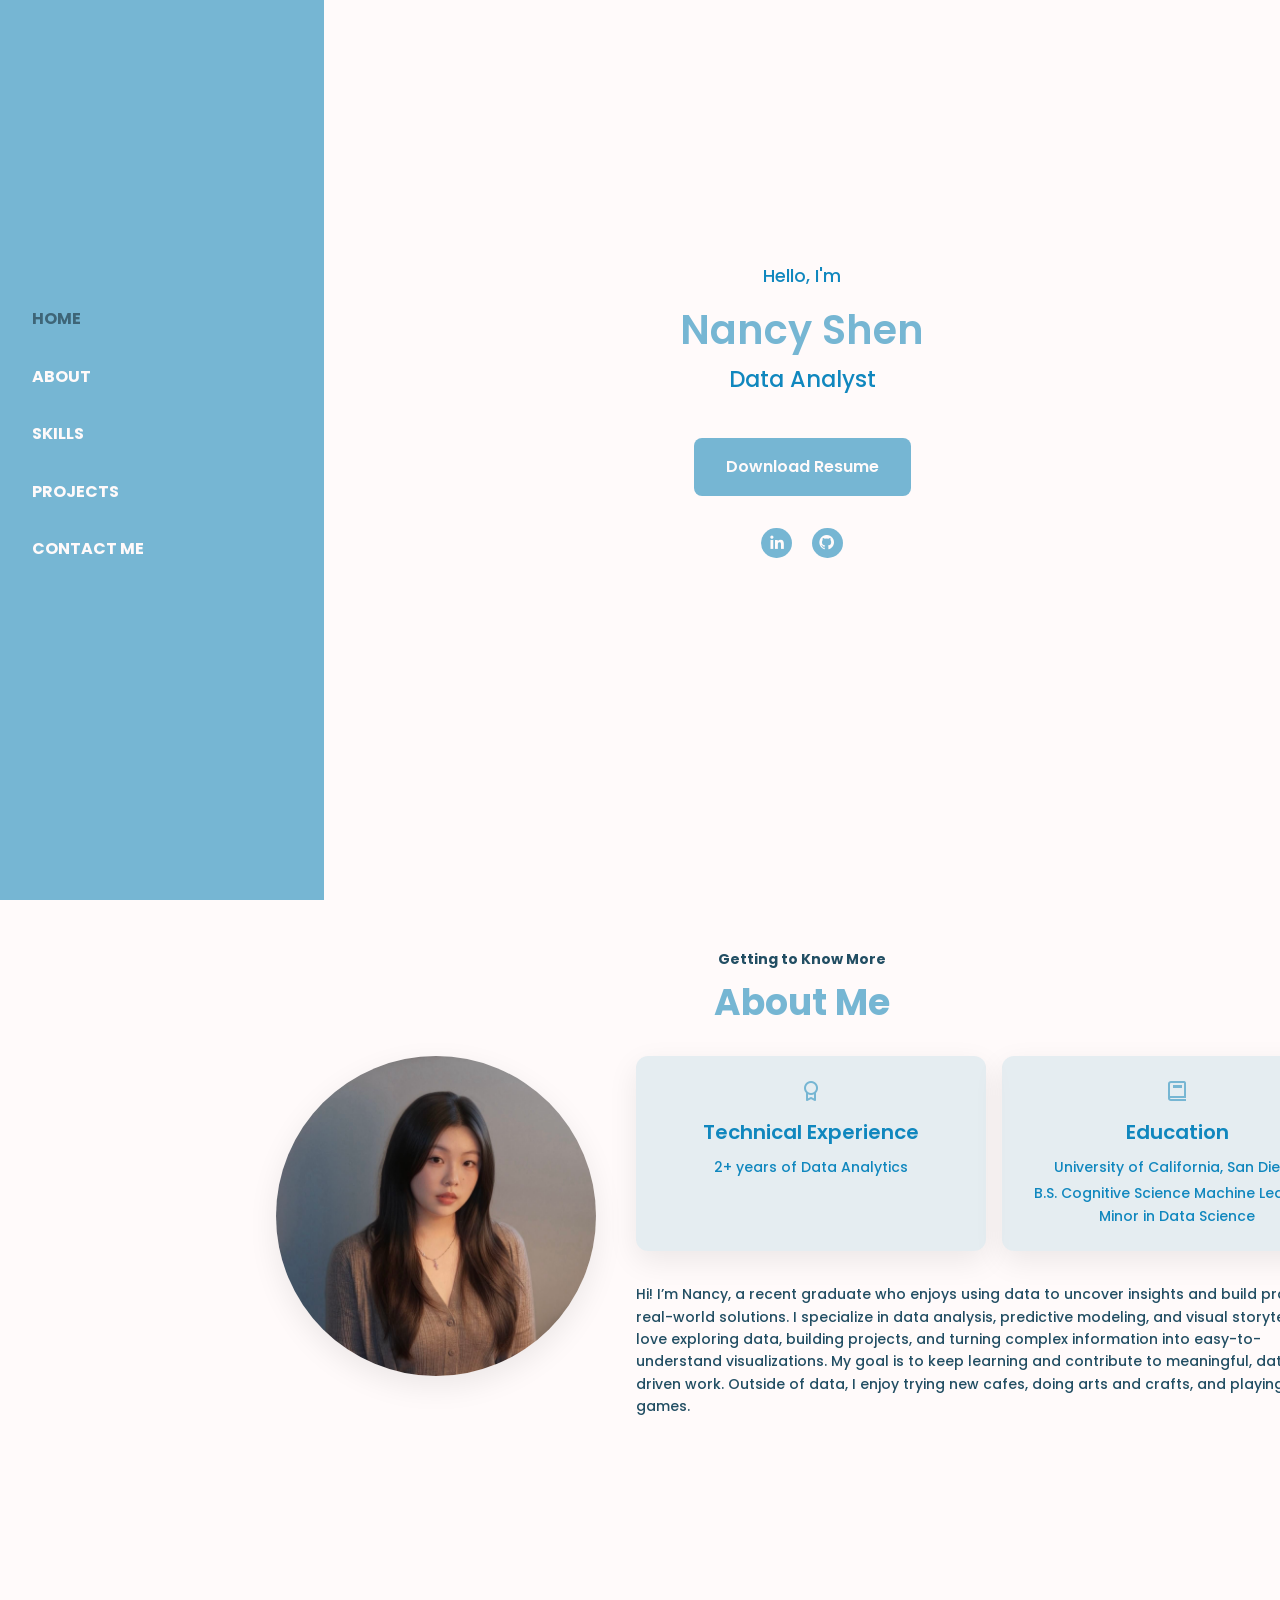
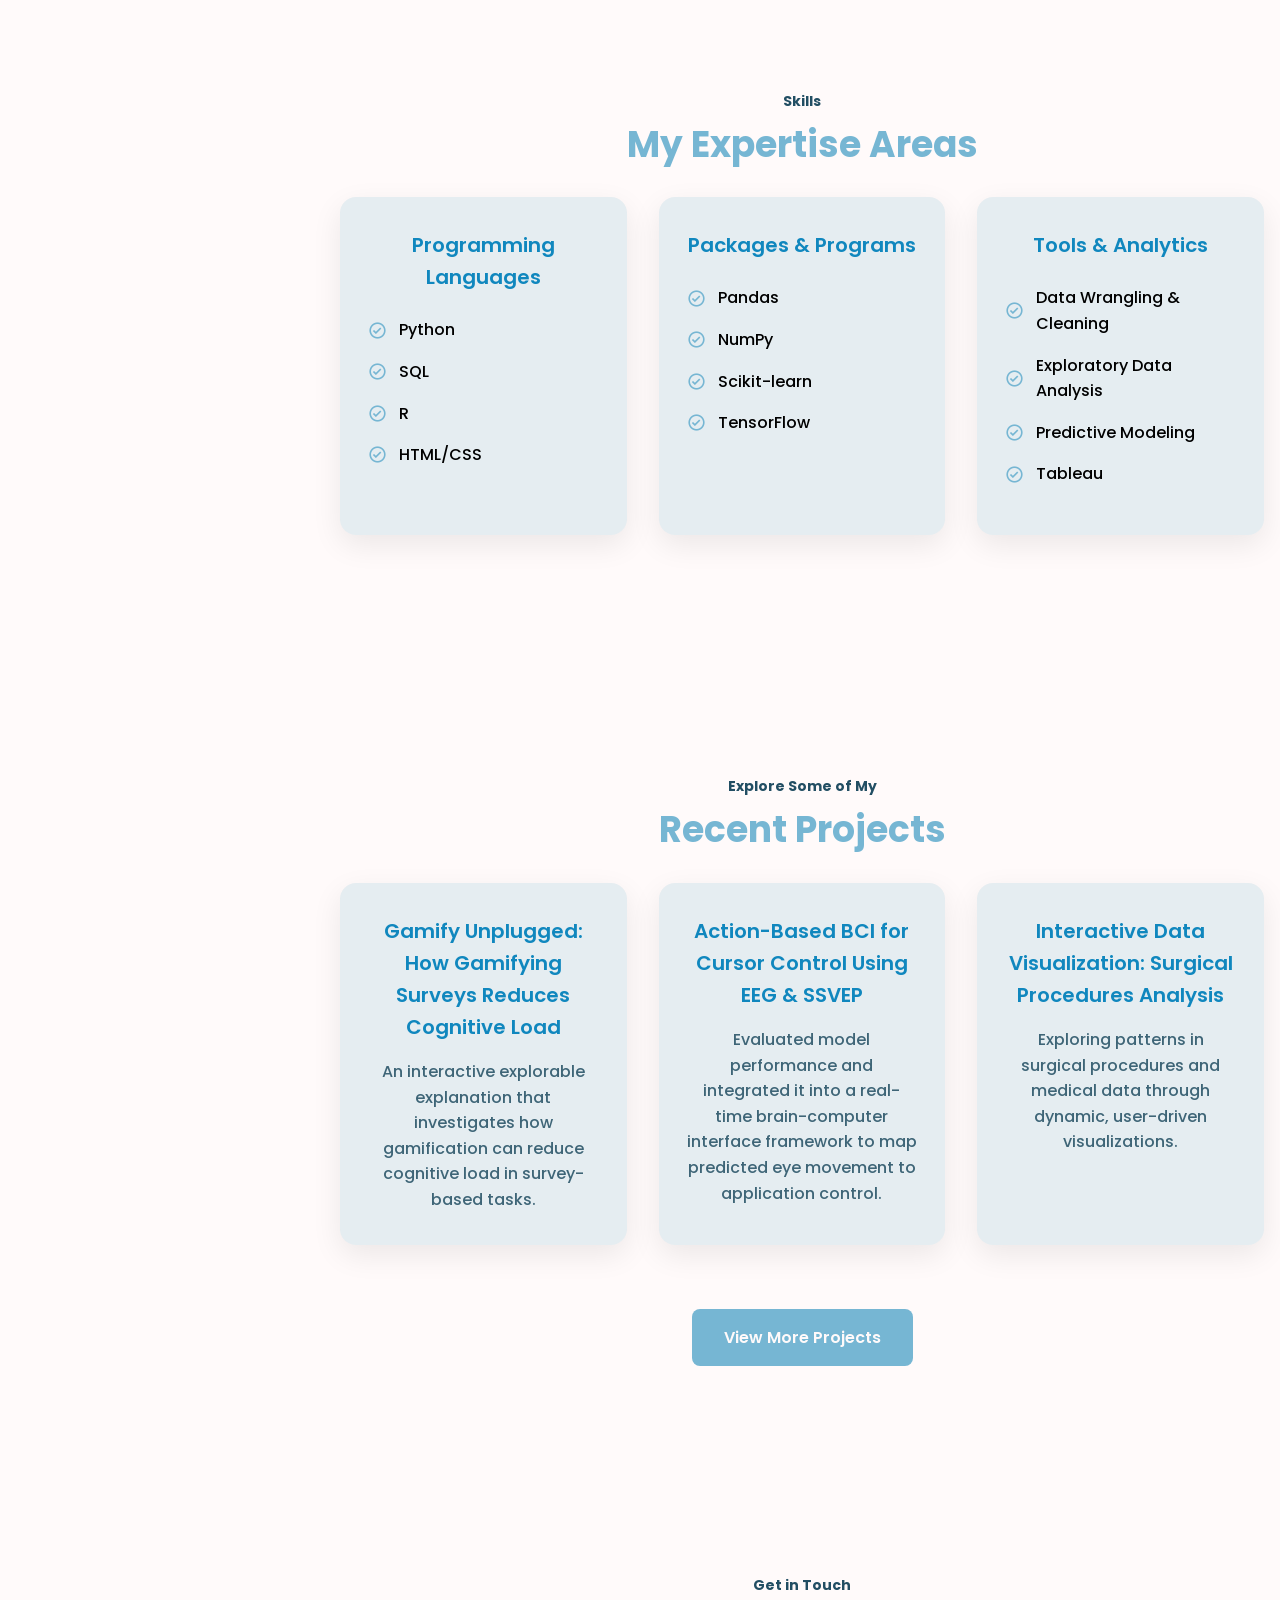
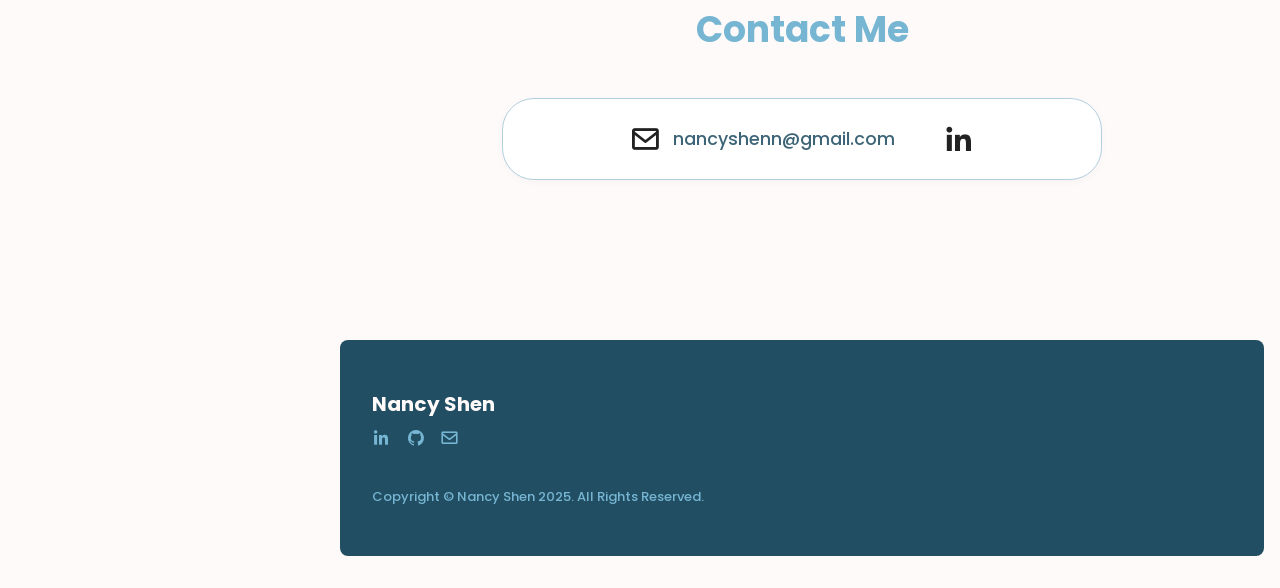
<file: index.html>
<!DOCTYPE html>
<html lang="en">
    <head>
        <meta charset="UTF-8">
        <meta name="viewport" content="width=device-width, initial-scale=1.0">

        <!-- ===== CSS ===== -->
        <link rel="stylesheet" href="assets/css/styles.css">

        <!-- ===== BOX ICONS ===== -->
        <link href='https://cdn.jsdelivr.net/npm/boxicons@2.0.5/css/boxicons.min.css' rel='stylesheet'>

        <title>Personal Portfolio | Nancy Shen</title>
    </head>
    <body>
        <!--===== HEADER =====-->
        <header class="1-header">
            <nav class="nav bd-grid">
                <div class="nav__toggle" id="nav-toggle">
                    <i class='bx bx-menu'></i>
                </div>
                <div>
                    <a href="#" class="nav__logo">Nancy Shen</a>
                </div>

                <div class="nav__menu" id="nav-menu">
                    <div class="nav__close" id="nav-close">
                        <i class="bx bx-x"></i>
                    </div>

                    <ul class="nav__list">
                        <li class="nav__item"><a href="#home" class="nav__link active">Home</a></li>
                        <li class="nav__item"><a href="#about" class="nav__link">About</a></li>
                        <li class="nav__item"><a href="#skills" class="nav__link">Skills</a></li>
                        <li class="nav__item"><a href="#projects" class="nav__link">Projects</a></li>
                        <li class="nav__item"><a href="#contact" class="nav__link">Contact Me</a></li>
                    </ul>
                </div>
            </nav>
        </header>

        <main class="l-main">

            <!--===== HOME =====-->
            <section class="home" id="home">
                <div class="home__container bd-grid">
                     <div class="home__data">

                        <span class="home__intro">Hello, I'm</span>
                        <h1 class="home__title">Nancy Shen</h1>
                        <span class="home__profession">Data Analyst</span>

                        <a download href="assets/Nancy_Shen_Resume.pdf" class="button home__button">Download Resume</a>

                        <div class="home__social">
                            <a href="https://www.linkedin.com/in/nancyyshen/" target="_blank" rel="noreferrer" class="home__social-link"><i class="bx bxl-linkedin"></i></a>
                            <a href="https://github.com/nancyshenn" target="_blank" rel="noreferrer" class="home__social-link"><i class="bx bxl-github"></i></a>
                        </div>
                     </div>
                </div>
            </section>

            <!--===== ABOUT =====-->
            <section class="about section" id="about">
                <span class="section-subtitle"> Getting to Know More </span>
                <h2 class="section-title"> About Me</h2>

                <div class="about__container bd-grid">
                    <div class="about__img">
                        <img src="assets/img/about.jpg" alt="Nancy Shen profile picture">
                    </div>

                    <div class="about__data">
                        <div class="about__cards">
                            <div class="about__card">
                                <i class="bx bx-award"></i>
                                <h3>Technical Experience</h3>
                                <span>2+ years of Data Analytics</span>
                            </div>
                            <div class="about__card">
                                <i class="bx bx-book"></i>
                                <h3>Education</h3>
                                <span class="about__card-university">University of California, San Diego</span>
                                <span class="about__card-subline">B.S. Cognitive Science Machine Learning Minor in Data Science</span>
                            </div>
                        </div>

                        <p class="about__description"> Hi! I’m Nancy, a recent graduate who enjoys using data to uncover insights and build practical, real-world solutions. I specialize in data analysis, predictive modeling, and visual storytelling. I love exploring data, building projects, and turning complex information into easy-to-understand visualizations. My goal is to keep learning and contribute to meaningful, data-driven work. Outside of data, I enjoy trying new cafes, doing arts and crafts, and playing video games. 
                        </p>
                    </div>
                </div>
            </section>

            <!--===== SKILLS =====-->
            <section class="skills section" id="skills">
                <span class="section-subtitle">Skills</span>
                <h2 class="section-title">My Expertise Areas</h2>

                <div class="skills__container bd-grid">
                    <article class="skills__card">
                        <h3 class="skills__card-title">Programming Languages</h3>
                        <ul class="skills__list">
                            <li><i class='bx bx-check-circle'></i> Python</li>
                            <li><i class='bx bx-check-circle'></i> SQL</li>
                            <li><i class='bx bx-check-circle'></i> R</li>
                            <li><i class='bx bx-check-circle'></i> HTML/CSS</li>
                        </ul>
                    </article>
                    
                    <article class="skills__card">
                        <h3 class="skills__card-title">Packages & Programs</h3>
                        <ul class="skills__list">
                            <li><i class='bx bx-check-circle'></i> Pandas</li>
                            <li><i class='bx bx-check-circle'></i> NumPy</li>
                            <li><i class='bx bx-check-circle'></i> Scikit-learn</li>
                            <li><i class='bx bx-check-circle'></i> TensorFlow</li>
                        </ul>
                    </article>

                    <article class="skills__card">
                        <h3 class="skills__card-title">Tools & Analytics</h3>
                        <ul class="skills__list">
                            <li><i class='bx bx-check-circle'></i> Data Wrangling & Cleaning</li>
                            <li><i class='bx bx-check-circle'></i> Exploratory Data Analysis</li>
                            <li><i class='bx bx-check-circle'></i> Predictive Modeling</li>
                            <li><i class='bx bx-check-circle'></i> Tableau</li>
                        </ul>
                    </article>

                    
                </div>

            </section>

            <!--===== WORKS =====-->
            <section class="projects section" id="projects">
                <span class="section-subtitle">Explore Some of My</span>
                <h2 class="section-title">Recent Projects</h2>

                <div class="projects__container bd-grid">

                    <article class="projects__card">
                        <a href="https://github.com/NGLYRY/Final-Proj-Dsc106" target="_blank" rel="noreferrer" class="projects__card-title">Gamify Unplugged: How Gamifying Surveys Reduces Cognitive Load</a>
                        <p class="projects__card-description">An interactive explorable explanation that investigates how gamification can reduce cognitive load in survey-based tasks.</p>
                    </article>

                    <article class="projects__card">
                        <a href="https://sites.google.com/ucsd.edu/cogs189/home" target="_blank" rel="noreferrer" class="projects__card-title">Action-Based BCI for Cursor Control Using EEG &amp; SSVEP</a>
                        <p class="projects__card-description">Evaluated model performance and integrated it into a real-time brain-computer interface framework to map predicted eye movement to application control.</p>
                    </article>

                    <article class="projects__card">
                        <a href="https://github.com/NGLYRY/dsc106-proj3" target="_blank" rel="noreferrer" class="projects__card-title">Interactive Data Visualization: Surgical Procedures Analysis</a>
                        <p class="projects__card-description">Exploring patterns in surgical procedures and medical data through dynamic, user-driven visualizations.</p>
                    </article>

                </div>
            </section>

            <!--===== MORE WORKS =====-->
            <div class="more-works">
                <a href="works.html" class="button more-works__button">View More Projects</a>
            </div>

            <!--===== CONTACT =====-->
            <section class="contact section" id="contact">
                <span class="section-subtitle">Get in Touch</span>
                <h2 class="section-title">Contact Me</h2>
                <div class="contact-box">
                    <div class="contact-box__item">
                        <span class="contact-box__icon"><i class="bx bx-envelope"></i></span>
                        <a href="mailto:nancyshenn@gmail.com" class="contact-box__text contact-box__text-email">nancyshenn@gmail.com</a>
                    </div>
                    <div class="contact-box__item">
                        <a href="https://www.linkedin.com/in/nancyyshen/" target="_blank" rel="noreferrer" class="contact-box__icon contact-box__icon-linkedin"><i class="bx bxl-linkedin"></i></a>
                    </div>
                </div>
            </section>
        </main>

        <!--===== FOOTER =====-->
        <footer class="footer section">
            <div class="footer__container bd-grid">
                <h2 class="footer__title">Nancy Shen</h2>
                <p class="description"> </p>

                <div class="footer__social">
                    <a href="https://www.linkedin.com/in/nancyyshen/" target="_blank" rel="noreferrer" aria-label="LinkedIn" class="footer__link"><i class="bx bxl-linkedin"></i></a>
                    <a href="https://github.com/nancyshenn" target="_blank" rel="noreferrer" aria-label="GitHub" class="footer__link"><i class="bx bxl-github"></i></a>
                    <a href="mailto:nancyshenn@gmail.com" aria-label="Email Nancy Shen" class="footer__link"><i class="bx bx-envelope"></i></a>
                </div>

                <p class="footer__copy">Copyright © Nancy Shen 2025. All Rights Reserved.</p>
            </div>
        </footer>
        <!--===== MAIN JS =====-->
        <script src="assets/js/main.js"></script>
    </body>
</html>
</file>
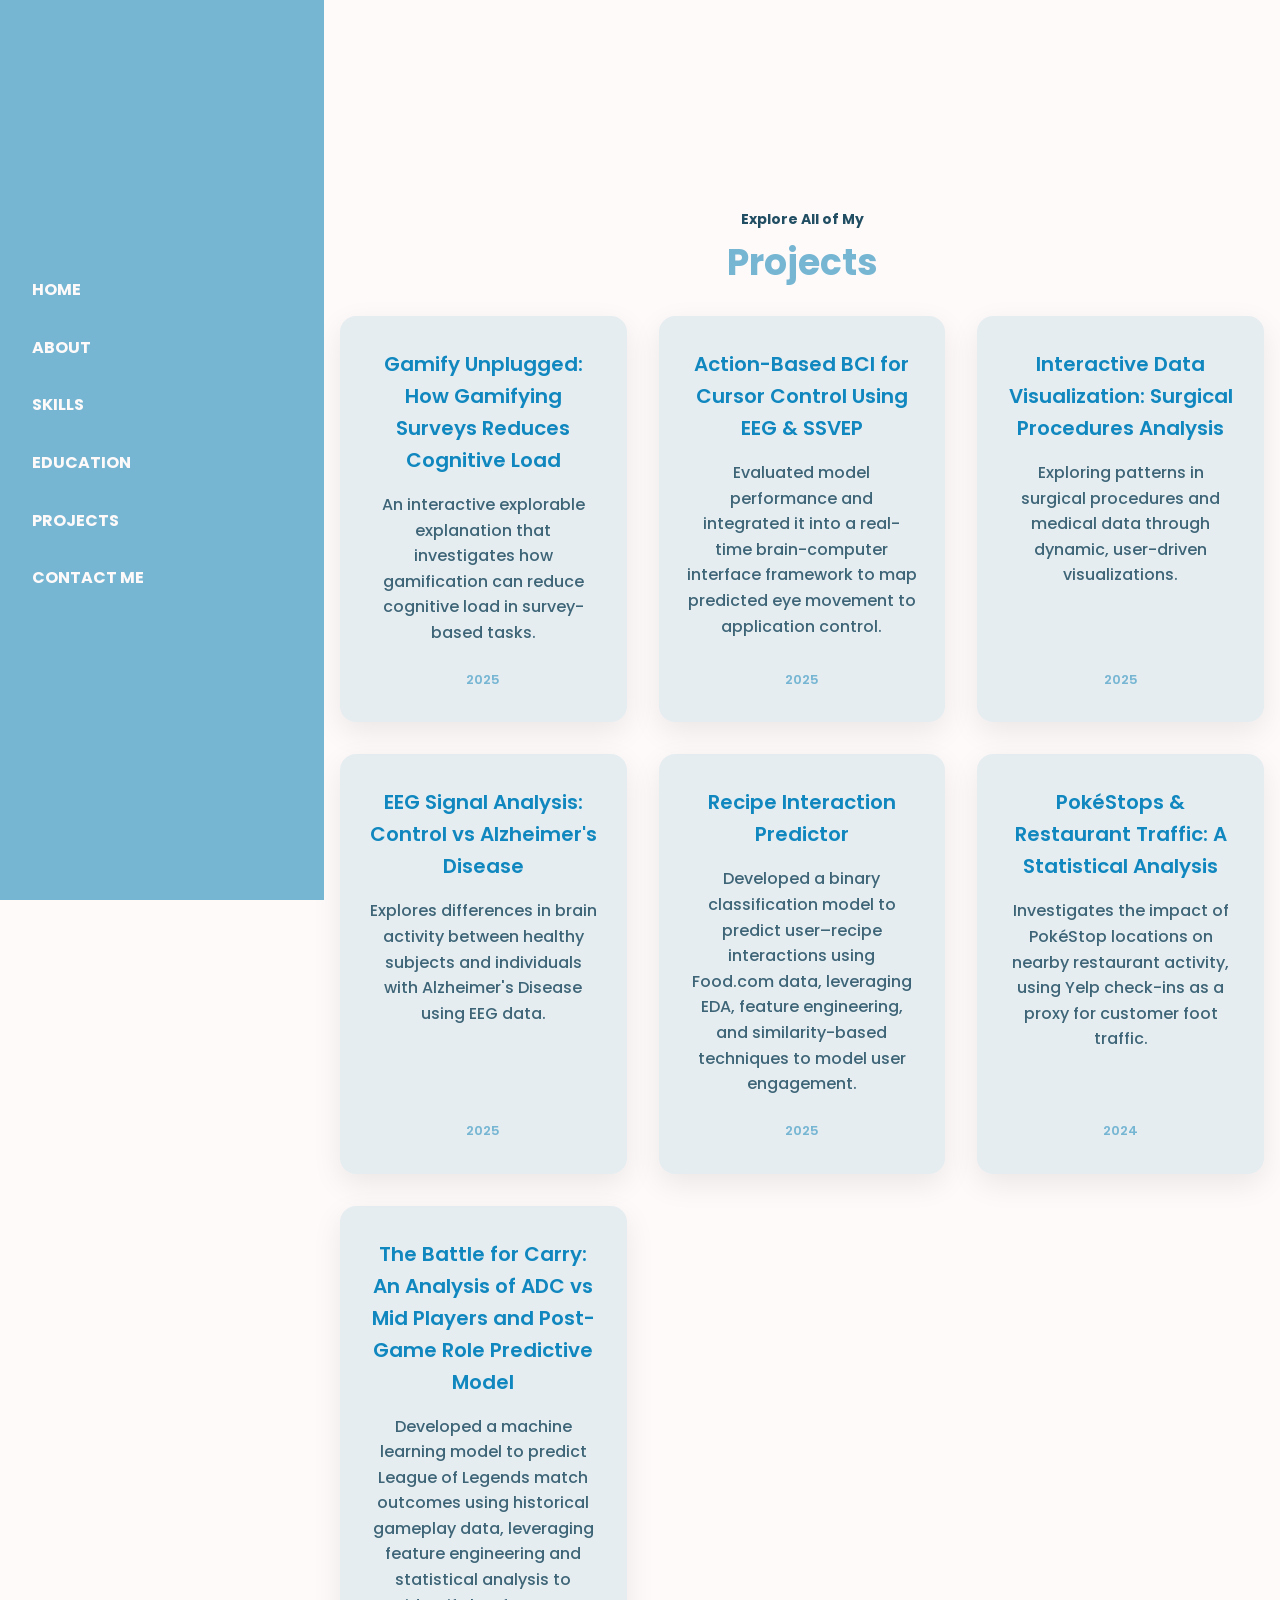
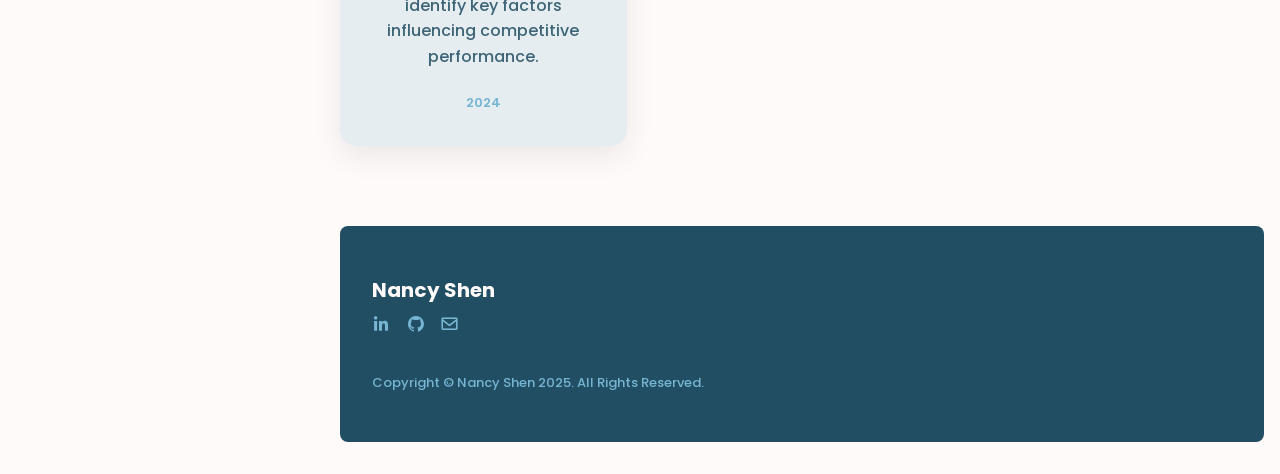
<file: works.html>
<!DOCTYPE html>
<html lang="en">
    <head>
        <meta charset="UTF-8">
        <meta name="viewport" content="width=device-width, initial-scale=1.0">

        <!-- ===== CSS ===== -->
        <link rel="stylesheet" href="assets/css/styles.css">

        <!-- ===== BOX ICONS ===== -->
        <link href='https://cdn.jsdelivr.net/npm/boxicons@2.0.5/css/boxicons.min.css' rel='stylesheet'>

        <title>My Works | Nancy Shen</title>
    </head>
    <body>
        <!--===== HEADER =====-->
        <header class="1-header">
            <nav class="nav bd-grid">
                <div class="nav__toggle" id="nav-toggle">
                    <i class='bx bx-menu'></i>
                </div>
                <div>
                    <a href="index.html" class="nav__logo">Nancy Shen</a>
                </div>

                <div class="nav__menu" id="nav-menu">
                    <div class="nav__close" id="nav-close">
                        <i class="bx bx-x"></i>
                    </div>

                    <ul class="nav__list">
                        <li class="nav__item"><a href="index.html#home" class="nav__link">Home</a></li>
                        <li class="nav__item"><a href="index.html#about" class="nav__link">About</a></li>
                        <li class="nav__item"><a href="index.html#skills" class="nav__link">Skills</a></li>
                        <li class="nav__item"><a href="index.html#education" class="nav__link">Education</a></li>
                        <li class="nav__item"><a href="index.html#projects" class="nav__link">Projects</a></li>
                        <li class="nav__item"><a href="index.html#contact" class="nav__link">Contact Me</a></li>
                    </ul>
                </div>
            </nav>
        </header>

        <main class="l-main">

            <!--===== WORKS =====-->
            <section class="projects section" id="works">
                <span class="section-subtitle">Explore All of My</span>
                <h2 class="section-title">Projects</h2>

                <div class="projects__container bd-grid">

                    <article class="projects__card">
                        <a href="https://github.com/NGLYRY/Final-Proj-Dsc106" target="_blank" rel="noreferrer" class="projects__card-title">Gamify Unplugged: How Gamifying Surveys Reduces Cognitive Load</a>
                        <p class="projects__card-description">An interactive explorable explanation that investigates how gamification can reduce cognitive load in survey-based tasks.</p>
                        <span class="projects__card-year">2025</span>
                    </article>

                    <article class="projects__card">
                        <a href="https://sites.google.com/ucsd.edu/cogs189/home" target="_blank" rel="noreferrer" class="projects__card-title">Action-Based BCI for Cursor Control Using EEG &amp; SSVEP</a>
                        <p class="projects__card-description">Evaluated model performance and integrated it into a real-time brain-computer interface framework to map predicted eye movement to application control.</p>
                        <span class="projects__card-year">2025</span>
                    </article>

                    <article class="projects__card">
                        <a href="https://github.com/NGLYRY/dsc106-proj3" target="_blank" rel="noreferrer" class="projects__card-title">Interactive Data Visualization: Surgical Procedures Analysis</a>
                        <p class="projects__card-description">Exploring patterns in surgical procedures and medical data through dynamic, user-driven visualizations.</p>
                        <span class="projects__card-year">2025</span>
                    </article>

                    <article class="projects__card">
                        <a href="https://github.com/nancyshenn/COGS118C-FinalProject" target="_blank" rel="noreferrer" class="projects__card-title">EEG Signal Analysis: Control vs Alzheimer's Disease</a>
                        <p class="projects__card-description">Explores differences in brain activity between healthy subjects and individuals with Alzheimer's Disease using EEG data.</p>
                        <span class="projects__card-year">2025</span>
                    </article>

                    <article class="projects__card">
                        <a href="https://github.com/nancyshenn/Recipes" target="_blank" rel="noreferrer" class="projects__card-title">Recipe Interaction Predictor</a>
                        <p class="projects__card-description">Developed a binary classification model to predict user–recipe interactions using Food.com data, leveraging EDA, feature engineering, and similarity-based techniques to model user engagement.</p>
                        <span class="projects__card-year">2025</span>
                    </article>

                    <article class="projects__card">
                        <a href="https://github.com/nancyshenn/Pokestop-Yelp-Analysis" target="_blank" rel="noreferrer" class="projects__card-title">PokéStops &amp; Restaurant Traffic: A Statistical Analysis</a>
                        <p class="projects__card-description">Investigates the impact of PokéStop locations on nearby restaurant activity, using Yelp check-ins as a proxy for customer foot traffic.</p>
                        <span class="projects__card-year">2024</span>
                    </article>

                    <article class="projects__card">
                        <a href="https://github.com/skvillamin/league-predictions" target="_blank" rel="noreferrer" class="projects__card-title">The Battle for Carry: An Analysis of ADC vs Mid Players and Post-Game Role Predictive Model</a>
                        <p class="projects__card-description">Developed a machine learning model to predict League of Legends match outcomes using historical gameplay data, leveraging feature engineering and statistical analysis to identify key factors influencing competitive performance.</p>
                        <span class="projects__card-year">2024</span>
                    </article>

                </div>
            </section>

        </main>

        <!--===== FOOTER =====-->
        <footer class="footer section">
            <div class="footer__container bd-grid">
                <h2 class="footer__title">Nancy Shen</h2>
                <p class="description"> </p>

                <div class="footer__social">
                    <a href="https://www.linkedin.com/in/nancyyshen/" target="_blank" rel="noreferrer" aria-label="LinkedIn" class="footer__link"><i class="bx bxl-linkedin"></i></a>
                    <a href="https://github.com/nancyshenn" target="_blank" rel="noreferrer" aria-label="GitHub" class="footer__link"><i class="bx bxl-github"></i></a>
                    <a href="mailto:nancyshenn@gmail.com" aria-label="Email Nancy Shen" class="footer__link"><i class="bx bx-envelope"></i></a>
                </div>

                <p class="footer__copy">Copyright © Nancy Shen 2025. All Rights Reserved.</p>
            </div>
        </footer>
        <!--===== MAIN JS =====-->
        <script src="assets/js/main.js"></script>
    </body>
</html>
</file>
<file: assets/css/styles.css>
/*===== GOOGLE FONTS =====*/
@import url("https://fonts.googleapis.com/css2?family=Poppins:wght@400;500;600;700&display=swap");
/*===== VARIABLES CSS =====*/
:root{
  --header-height: 3.5rem;
  --nav-width: 324px;
  
  /*===== Font weight =====*/
  --font-medium: 500;
  --font-semi-bold: 600;
  --font-bold: 700;

  /*===== Colors =====*/
  --first-color: #76b6d3;
  --first-color-dark: #1087be;
  --first-color-darken: #224e63;
  --text-color: #3e6577;
  --first-color-light: #b1cfdd;
  --first-color-lighten: #FFFAFA;

  /*===== Font and typography =====*/
  --body-font: 'Poppins', sans-serif;
  --h1-font-size: 1.5rem;
  --h2-font-size: 1.25rem;
  --h3-font-size: 1rem;
  --normal-font-size: .938rem;
  --small-font-size: .813rem;
  --smaller-font-size: .75rem;

  /*===== Margins =====*/
  --mb-1: .5rem;
  --mb-2: 1rem;
  --mb-3: 1.5rem;
  --mb-4: 2rem;
  --mb-5: 2.5rem;

  /*===== z-index =====*/
  --z-fixed: 100;
} 

@media screen and (min-width: 768px){
  :root{
    --h1-font-size: 2.25rem;
    --h2-font-size: 1.5rem;
    --h3-font-size: 1.25rem;
    --normal-font-size: 1rem;
    --small-font-size: .875rem;
    --smaller-font-size: .813rem;
  }
}

/*===== BASE =====*/
*,::before,::after{
  box-sizing: border-box;
}

html{
  scroll-behavior: smooth;
}

body{
  margin: var(--header-height)  0 0 0;
  font-family: var(--body-font);
  font-size: var(--normal-font-size);
  font-weight: var(--font-medium);
  background-color: var(--first-color-lighten);
  color: var(--text-color);
  line-height: 1.6;
}

h1,h2,h3,p{
  margin: 0;
}

h3{
  font-weight: var(--font-semi-bold);
}

ul{
  margin: 0;
  padding: 0;
  list-style: none;
}

a{
  text-decoration: none;
  color: var(--text-color);
}

img{
  max-width: 100%;
  height: auto;
  display: block;
}

/*===== CLASS CSS ===== */
.section{
  padding: 4rem 0 2rem;
}
.section-title{
  font-size: var(--h1-font-size);
  color: var(--first-color);
  margin-bottom: var(--mb-3);
  text-align: center;
}

.section-subtitle{
  display: block;
  font-size: var(--small-font-size);
  color: var(--first-color-darken);
  text-align: center;
  font-weight: var(--font-bold);
  margin-bottom: .25rem;
}

/*===== LAYOUT =====*/
.bd-grid{
  max-width: 1024px;
  display: grid;
  grid-template-columns: 100%;
  column-gap: 2rem;
  width: calc(100% - 2rem);
  margin-left: var(--mb-2);
  margin-right: var(--mb-2);
}

.\31-header {
  width: 100%;
  position: fixed;
  top: 0;
  left:0;
  z-index: var(--z-fixed);
  background-color: var(--first-color-lighten);
  box-shadow: 0 2px 4px rgba(0,0,0,.1);
}

/*===== NAV =====*/
.nav{
  height: var(--header-height);
  display: flex;
  justify-content: space-between;
  align-items: center;
}

.nav__menu{
  position: fixed;
  top: 0;
  left: -100%;
  width: min(90vw, 360px);
  height: 100vh;
  padding: 3rem 2rem;
  display: flex;
  align-items: center;
  background-color: var(--first-color);
  transition: .5s;
}

.nav__close{
  position: absolute;
  top: 1rem;
  right: 1rem;
  font-size: 2rem;
  color: var(--first-color-dark);
  cursor: pointer;
}

.nav__item{
  margin-bottom: var(--mb-4);
}

.nav__link{
  font-size: 1rem;
  text-transform: uppercase;
  color: var(--first-color-lighten);
  font-weight: var(--font-bold);
  transition: .3s;
}

.nav__link:hover{
  color: var(--text-color);
}

.nav__toggle{
  color: var(--first-color-dark);
  font-size: 1.3rem;
  cursor: pointer;
}

/*=== Show menu ===*/
.show{
  left: 0;
}

/*Active menu*/
.active{
  color: var(--text-color);
}

/*===== HOME =====*/
.home__container{
  min-height: calc(100vh - var(--header-height));
  min-height: calc(100svh - var(--header-height));
  height: auto;
  align-items: center;
  padding: 2rem 0;
}

.home__data{
  display: flex;
  flex-direction: column;
  align-items: center;
  height: max-content;
  text-align: center;
}

.home__img{
  padding-top: 1.3rem;
  padding-left: .8rem;
  width: 160px;
  height: 160px;
  background-color: var(--first-color);
  border-radius: 50%;
  overflow: hidden;
  margin-bottom: var(--mb-2);
}

.home__img img{
  width: 155px;
}

.home__title{
  font-size: 2.5rem;
  color: var(--first-color);
  font-weight: var(--font-semi-bold);
}

.home__intro{
  display: block;
  font-size: 1.1rem;
  color: var(--first-color-dark);
  margin-bottom: 0.5rem;
}

.home__profession{
  font-size: 1.4rem;
  color: var(--first-color-dark);
  margin-bottom: var(--mb-5);
}

.home__button{
  width: 100%;
  margin-bottom: var(--mb-4);
}

.home__social{
  margin-bottom: 5rem;
}

.home__social-link{
  display: inline-flex;
  background-color: var(--first-color);
  color: var(--first-color-lighten);
  font-size: 1.1rem;
  border-radius: 50%;
  padding: .40rem;
  margin: 0 var(--mb-1);
  transition: .3s;
}

.home__social-link:hover{
  background-color: var(--first-color-dark);
}

.home__button{
  width: 100%;;
}

/*BUTTONS*/
.button{
  display: inline-block;
  background-color: var(--first-color);
  color: var(--first-color-lighten);
  padding: 1rem 2rem;
  font-weight: var(--font-semi-bold);
  border-radius: .5rem;
  transition: .3s;
}

.button:hover{
  background-color: var(--first-color-dark);
}

.button__light{
  background-color: var(--first-color-lighten);
  color: var(--first-color);
}

.button__light:hover{
  color: var(--first-color-lighten);
}

/* ===== ABOUT =====*/
.about__container{
  row-gap: 2rem;
  align-items: stretch;
}

.about.section {
  margin-bottom: 5rem;
}

.about__data{
  text-align: center;
}

.about__cards{
  display: grid;
  grid-template-columns: 1fr;
  gap: 1rem;
  margin-bottom: var(--mb-4);
  width: min(100%, 700px);
  margin: 0 auto;
}

.about__card{
  background-color: #99c6d442;
  padding: 1.5rem;
  border-radius: .75rem;
  box-shadow: 0 10px 30px rgba(0,0,0,.08);
  text-align: center;
}

.about__card i{
  font-size: 1.5rem;
  color: var(--first-color);
  margin-bottom: .75rem;
  display: inline-flex;
}

.about__card h3{
  font-size: var(--h3-font-size);
  color: var(--first-color-dark);
  margin-bottom: .5rem;
}

.about__card span{
  display: block;
  font-size: var(--small-font-size);
  color: var(--first-color-dark);
}

.about__card-university{
  font-size: var(--normal-font-size);
  color: var(--first-color-dark);
  margin-bottom: .25rem;
}

.about__card-subline{
  font-size: var(--smaller-font-size);
  color: var(--first-color-dark);
  margin-top: .25rem;
}

.about__description{
  margin-bottom: var(--mb-4);
  font-size: var(--small-font-size);
  color: var(--first-color-darken);
}

.about__img{
  width: min(72vw, 320px);
  aspect-ratio: 1 / 1;
  height: auto;
  margin: 0 auto;
  justify-self: center;
  overflow: hidden;
  display: block;
  border-radius: 50%;
  box-shadow: 0 10px 30px rgba(0,0,0,.08);
}

.about__img img{
  display: block;
  width: 100%;
  height: 100%;
  object-fit: cover;
}

.about__information{
  margin-bottom: var(--mb-4);
}

.about__information-title{
  font-size: var(--h3-font-size);
  color: var(--first-color-dark);
  margin-bottom: var(--mb-2);
}

.about__information-data{
  display: flex;
  align-items: center;
  padding-left: 1.5rem;;
  margin-bottom: var(--mb-3);
}

.about__information-icon{
  font-size: 1.5rem;
  color: var(--first-color);
  margin-right: var(--mb-4);
}

.about__information-subtitle{
  display: block;
  font-weight: var(--font-semi-bold);
}

.about__information-subtitle-small{
  font-size: var(--smaller-font-size);
}

/* ===== SKILLS =====*/
.skills.section {
  margin-top: 10rem;
  margin-bottom: 10rem;
}

.skills__container{
  row-gap: 2rem;
}

.skills__card{
  background-color: #99c6d442;
  padding: 2rem 1.75rem;
  border-radius: 1rem;
  box-shadow: 0 10px 30px rgba(0,0,0,.08);
}

.skills__card-title{
  font-size: var(--h3-font-size);
  color: var(--first-color-dark);
  margin-bottom: 1.5rem;
  text-align: center;
}

.skills__list{
  list-style: none;
  padding: 0;
  margin: 0;
}

.skills__list li{
  display: flex;
  align-items: center;
  margin-bottom: 1rem;
  font-size: var(--normal-font-size);
  color: #000;
}

.skills__list li i{
  color: var(--first-color);
  font-size: 1.2rem;
  margin-right: .75rem;
}

.skills__header{
  display: none;
}

.skills__name{
  font-size: var(--normal-font-size);
  font-weight: var(--font-medium);
  color: var(--first-color);
}


/* ===== WORKS =====*/

.projects.section {
  margin-top: 10rem;
}

.projects__container{
  justify-items: center;
  row-gap: 2rem;
  grid-template-columns: 1fr;
  max-width: 1400px;
  margin-left: auto;
  margin-right: auto;
}

.projects__card{
  background-color: #99c6d442;
  padding: 2rem 1.75rem;
  border-radius: 1rem;
  box-shadow: 0 10px 30px rgba(0,0,0,.08);
  display: flex;
  flex-direction: column;
  gap: 1rem;
  width: 100%;
}

.projects__card-title{
  font-size: var(--h3-font-size);
  font-weight: var(--font-semi-bold);
  color: var(--first-color-dark);
  text-decoration: none;
  display: block;
  text-align: center;
}

.projects__card-title:hover{
  color: var(--first-color);
  text-decoration: underline;
}

.projects__card-description{
  font-size: var(--normal-font-size);
  color: var(--text-color);
  text-align: center;
  line-height: 1.6;
  margin: 0;
}

.projects__card-year{
  display: block;
  text-align: center;
  font-size: var(--smaller-font-size);
  font-weight: var(--font-semi-bold);
  color: var(--first-color);
  margin-top: auto;
  padding-top: .5rem;
}


/* ===== CONTACT =====*/
.contact__container{
  row-gap: 3rem;
}

.contact__input{
  width: 100%;
  padding: 1rem;
  outline: none;
  border: none;
  background-color: var(--first-color-light);
  font-size: var(--normal-font-size);
  margin-bottom: var(--mb-2);
  border-radius: .5rem;
}

.contact ::placeholder{
  color: var(--first-color-dark);
  font-family: var(--body-font);
  font-weight: var(--font-medium);
}

.contact__button{
  outline: none;
  border: none;
  font-family: var(--body-font);
  font-size: var(--normal-font-size);
  cursor: pointer;
}

/* Hover effect for email address in contact box */
.contact-box__text-email {
  color: var(--text-color);
  text-decoration: none;
  transition: color 0.2s;
}
.contact-box__text-email:hover {
  color: var(--first-color);
  text-decoration: underline;
}

/* ===== FOOTER =====*/

/* ===== CONTACT BOX CUSTOM =====*/
.contact-box {
  margin: 2.5rem auto 0 auto;
  padding: 1.5rem 2rem;
  border: 1.5px solid #b1cfdd;
  border-radius: 2rem;
  display: flex;
  flex-wrap: wrap;
  justify-content: center;
  align-items: center;
  gap: 3rem;
  width: min(100%, 600px);
  background: #fff;
  box-shadow: 0 2px 8px rgba(0,0,0,0.03);
  margin-bottom: 5rem;
}

.contact-box__item {
  display: flex;
  align-items: center;
  gap: 0.75rem;
  font-size: 1.1rem;
}

.contact-box__icon {
  font-size: 2rem;
  color: #222;
  display: flex;
  align-items: center;
  justify-content: center;
}


/* LinkedIn icon link hover */
.contact-box__icon-linkedin {
  color: #222;
  transition: color 0.2s;
}
.contact-box__icon-linkedin:hover {
  color: var(--first-color);
}
.footer{
  background-color: var(--first-color-darken);
  color: var(--first-color-lighten);
  text-align: left;
}

.footer__title{
  font-size: var(--h3-font-size);
  margin-bottom: var(--mb-1);
}

.footer__description{
  margin-bottom: var(--mb-2);
}

.footer__social{
  margin-bottom: 2rem;
}

.footer__link{
  display: inline-flex;
  color: var(--first-color);
  margin-bottom: .5rem;
  font-size: 1.2rem;
  padding-right: .7rem;
  transition: .3s;
}

.footer__link:hover{
  color: var(--first-color-lighten);
}

.footer__copy{
  font-size: var(--smaller-font-size);
  color: var(--first-color);
}


/* ===== MORE WORKS =====*/
.more-works{
  display: flex;
  justify-content: center;
  margin: 2rem 0;
  margin-bottom: 10rem;
}

/* ===== MEDIA QUERIES=====*/
@media screen and (min-width: 768px){
  .home__container{
    height: calc(100vh - var(--header-height));
    padding: 0;
  }

  .home__button{
    width: initial;
  }

  .nav__menu{
    width: var(--nav-width);
  }
  
  .about__container{
    grid-template-columns: repeat(2,1fr);
  }

  .projects__container{
    grid-template-columns: repeat(2,1fr);
  }

  .skills__container{
    grid-template-columns: repeat(3,1fr);
  }

  .about__cards{
    grid-template-columns: repeat(2, minmax(350px, 5fr));
  }

  .about__data{
    text-align: initial;
  }

  .about__description{
    margin-bottom: var(--mb-5);
    width: min(100%, 700px);
    margin: 2rem auto;
  }

  .about__img{
    width: 320px;
    height: 320px;
    justify-self: start;
    margin: 0;
    margin-left: -4rem;
  }

  .about__information{
    padding-left: 4rem;
  }

  .education__time{
    padding: 0 2rem; 
  }
  
  .contact__inputs{
    display:grid;
    column-gap: 1.5rem;
  }

  .footer{
    background: none;
  }
  
  .footer__container{
    background-color: var(--first-color-darken);
    padding: 3rem 2rem;
    border-radius: .5rem;
  }
}

@media screen and (min-width: 1024px){
  body{
    margin:0;
    padding-left: var(--nav-width);
  }

  .\31-header {
    width: 0;
  }

  .nav__toggle, .nav__logo, .nav__close{
    display: none;
  }

  .nav__menu{
    left: 0;
  }

  .home__container{
    height: 100vh;
  }

  .section{
    padding: 3rem 0 2rem;
  }

  .bd-grid{
    margin-left: auto;
    margin-right: auto;
  }

  .projects__container{
    grid-template-columns: repeat(3,1fr);
  }
}

@media screen and (max-width: 480px){
  .section{
    padding: 3rem 0 1.5rem;
  }

  .home__title{
    font-size: 2rem;
  }

  .home__profession{
    font-size: 1.2rem;
  }

  .button{
    padding: .9rem 1.25rem;
    width: 100%;
    text-align: center;
  }

  .projects__card{
    padding: 1.5rem 1.1rem;
  }

  .contact-box{
    padding: 1.2rem 1rem;
    gap: 1rem;
    border-radius: 1.25rem;
  }

  .contact-box__item{
    justify-content: center;
    width: 100%;
  }

  .contact-box__text-email{
    overflow-wrap: anywhere;
  }
}
</file>
